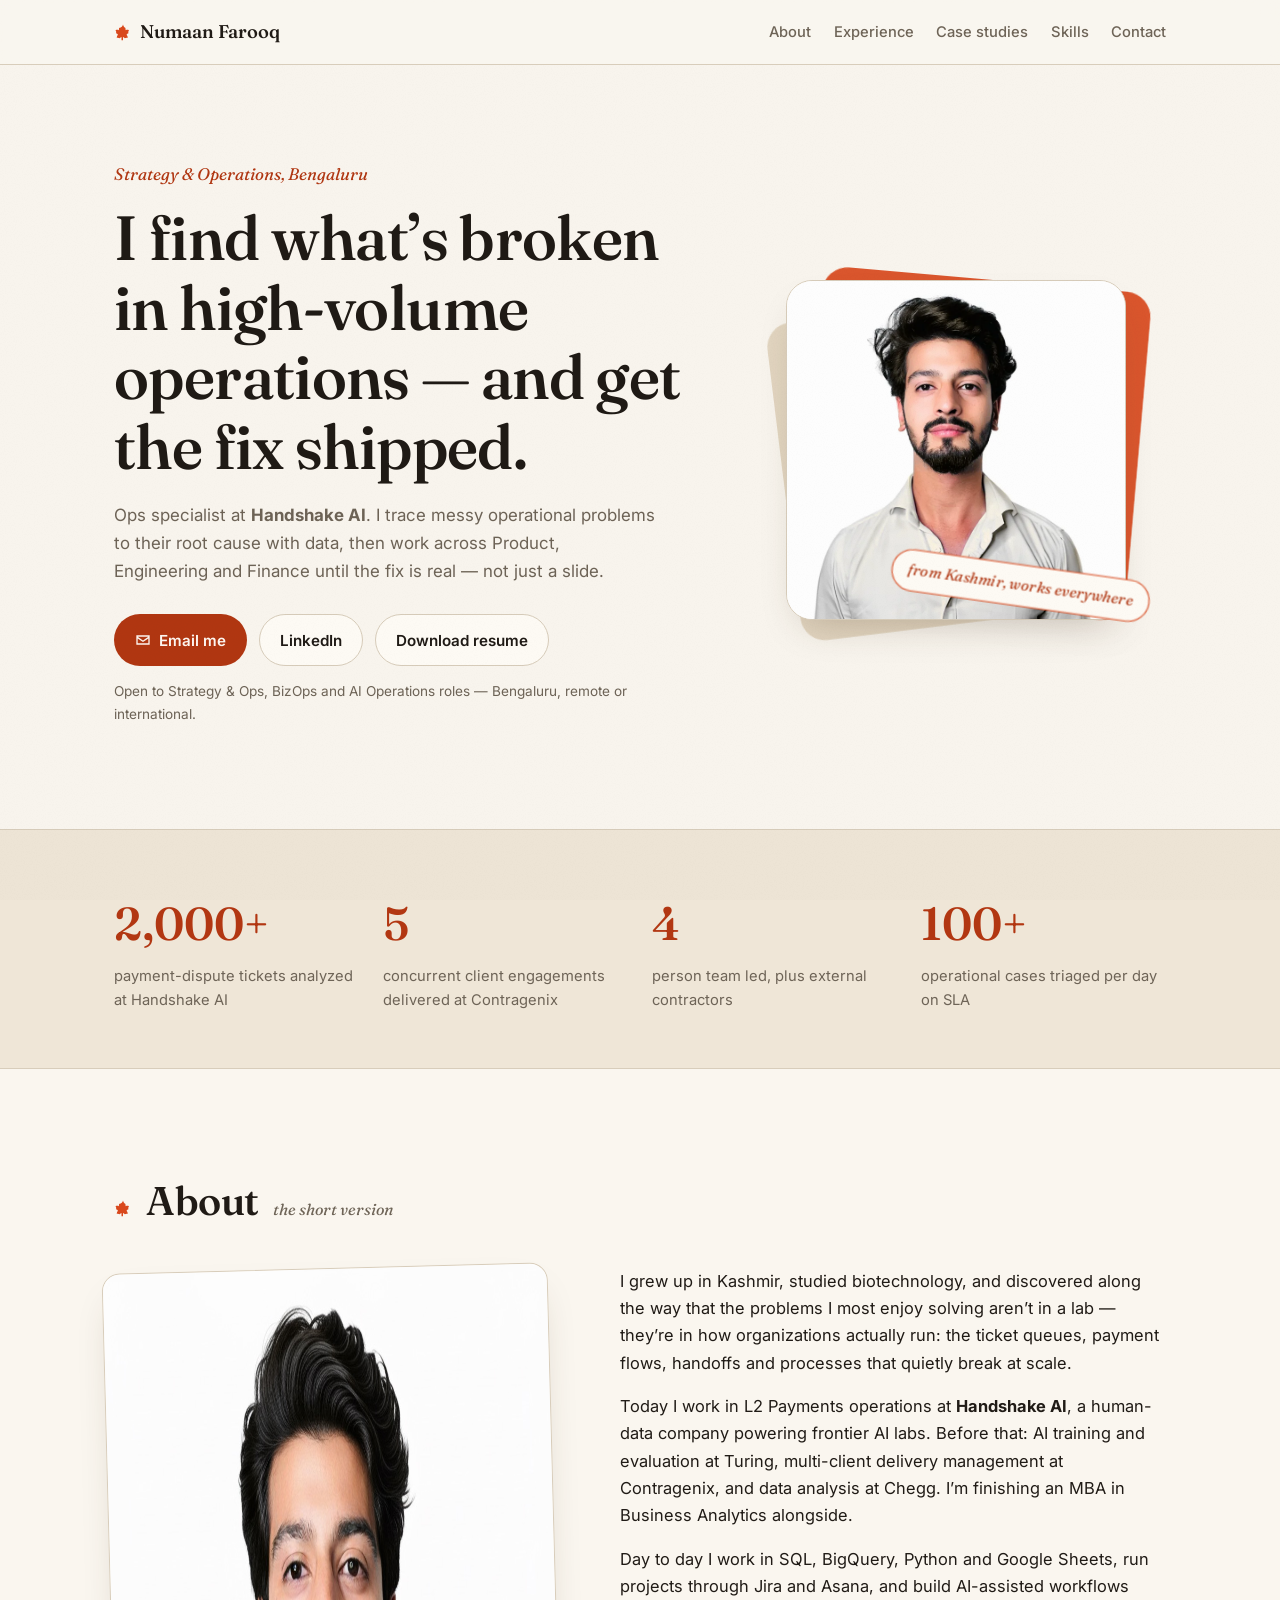
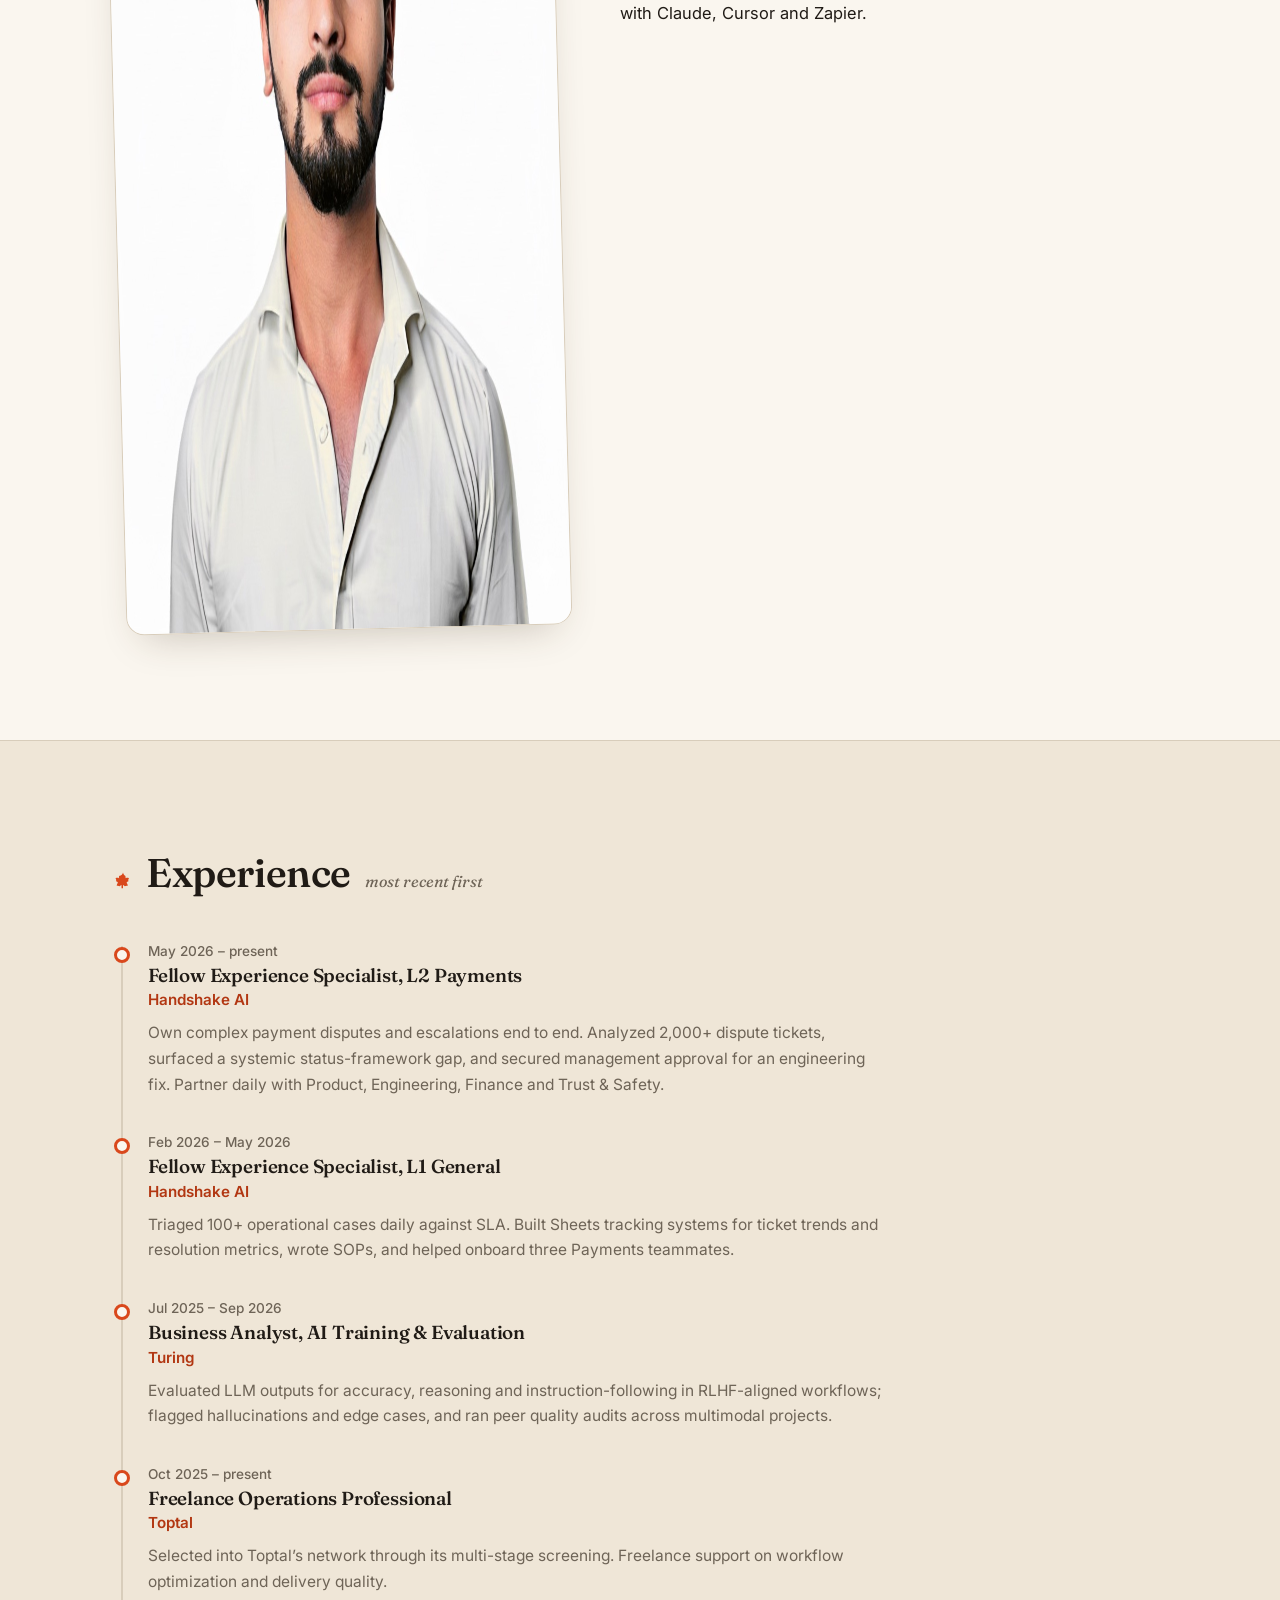
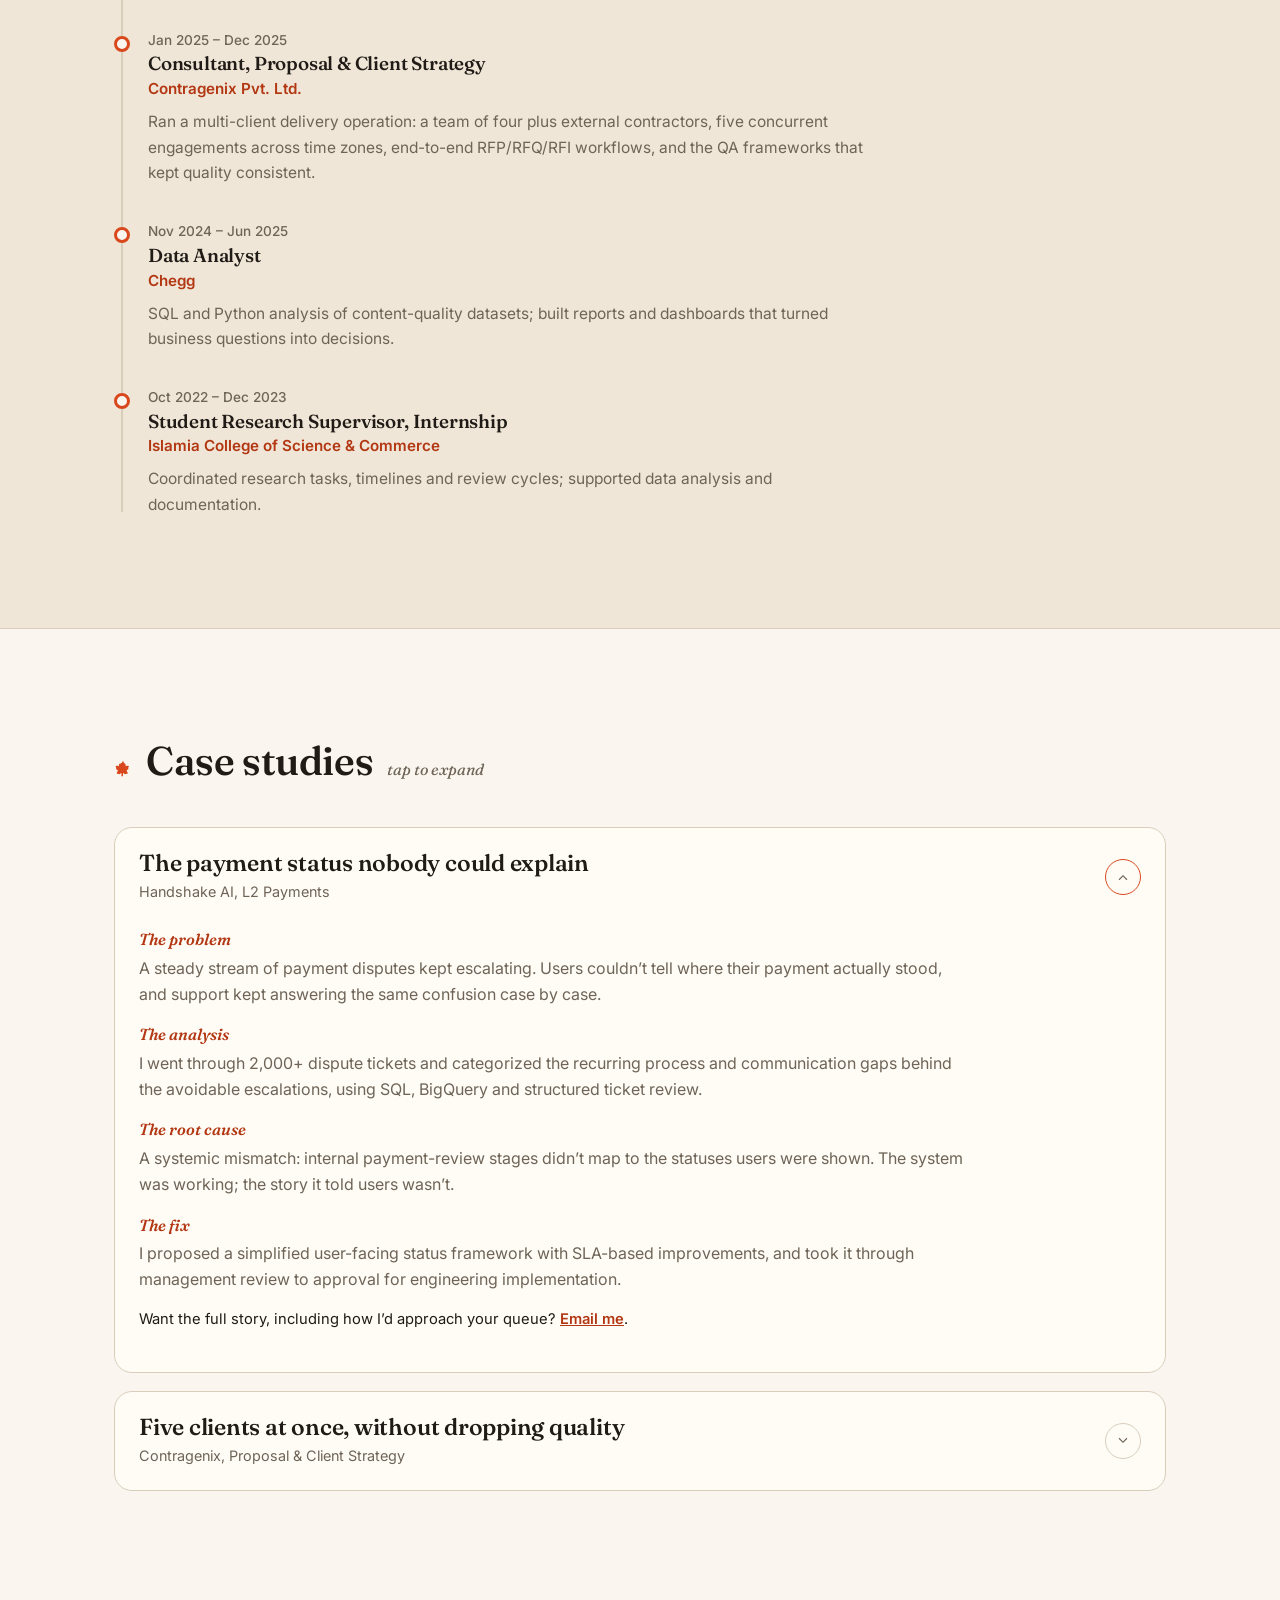
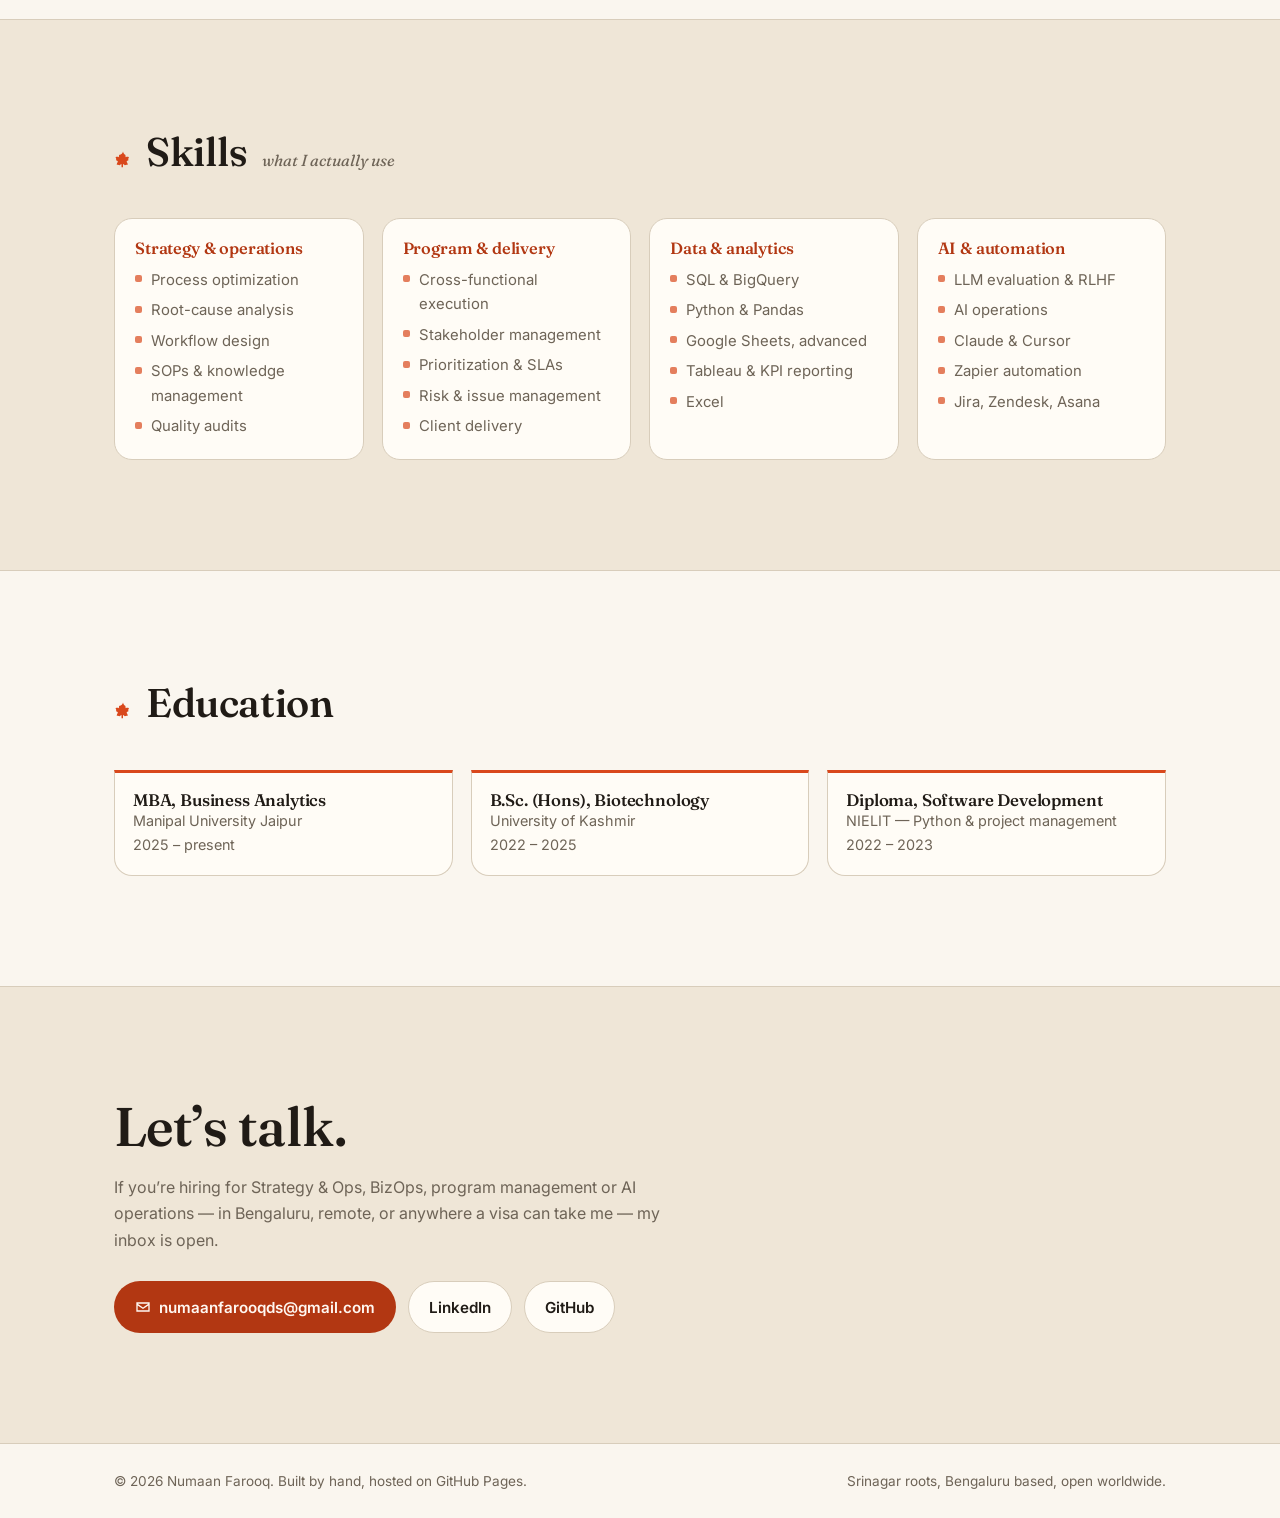
<file: index.html>
<!DOCTYPE html>
<html lang="en">
<head>
<meta charset="UTF-8">
<meta name="viewport" content="width=device-width, initial-scale=1, viewport-fit=cover">
<title>Numaan Farooq — Strategy &amp; Operations, Bengaluru</title>
<meta name="description" content="Strategy &amp; Operations professional at Handshake AI. I find what’s broken in high-volume operations, prove it with data, and get the fix shipped.">
<link rel="canonical" href="https://numaanfarooq.github.io/">
<meta property="og:type" content="website">
<meta property="og:title" content="Numaan Farooq — Strategy &amp; Operations">
<meta property="og:description" content="I find what’s broken in high-volume operations — and get the fix shipped. Currently at Handshake AI.">
<meta property="og:url" content="https://numaanfarooq.github.io/">
<meta property="og:image" content="https://numaanfarooq.github.io/assets/img/og.jpg">
<meta property="og:image:width" content="1200">
<meta property="og:image:height" content="630">
<meta name="twitter:card" content="summary_large_image">
<meta name="twitter:title" content="Numaan Farooq — Strategy &amp; Operations">
<meta name="twitter:description" content="I find what’s broken in high-volume operations — and get the fix shipped.">
<meta name="twitter:image" content="https://numaanfarooq.github.io/assets/img/og.jpg">
<link rel="icon" href="assets/img/favicon.svg" type="image/svg+xml">
<link rel="preconnect" href="https://fonts.googleapis.com">
<link rel="preconnect" href="https://fonts.gstatic.com" crossorigin>
<link href="https://fonts.googleapis.com/css2?family=Fraunces:ital,opsz,wght@0,9..144,420;0,9..144,560;1,9..144,420&family=Inter:wght@400;500;600&display=swap" rel="stylesheet">
<link rel="stylesheet" href="assets/css/style.css">
<script type="application/ld+json">
{
  "@context": "https://schema.org",
  "@type": "Person",
  "name": "Numaan Farooq",
  "url": "https://numaanfarooq.github.io/",
  "image": "https://numaanfarooq.github.io/assets/img/og.jpg",
  "jobTitle": "Fellow Experience Specialist, L2 Payments",
  "worksFor": {"@type": "Organization", "name": "Handshake AI"},
  "email": "mailto:numaanfarooqds@gmail.com",
  "address": {"@type": "PostalAddress", "addressLocality": "Bengaluru", "addressCountry": "IN"},
  "alumniOf": [
    {"@type": "CollegeOrUniversity", "name": "University of Kashmir"},
    {"@type": "CollegeOrUniversity", "name": "Manipal University Jaipur"}
  ],
  "knowsAbout": ["Strategy and Operations", "Business Operations", "AI Operations", "Program Management", "SQL", "BigQuery", "Python", "Root-cause analysis"],
  "sameAs": [
    "https://www.linkedin.com/in/numaan-farooq-b49389270/",
    "https://github.com/numaanfarooq"
  ]
}
</script>
</head>
<body>

<a class="skip" href="#top">Skip to content</a>
<header class="nav">
  <div class="wrap nav-in">
    <a class="brand" href="#top" aria-label="Numaan Farooq, back to top">
      <svg class="leaf" viewBox="0 0 24 24" aria-hidden="true"><path d="M12 2c.6 2.5 1.8 3.9 3.4 4.6-.4 1-.3 2 .4 2.9 1.2-.5 2.7-.5 4.2.2-1 1.5-1.2 2.9-.7 4.1-1.2.3-2.1 1-2.6 2 1 .9 1.6 2.2 1.7 3.9-1.7-.3-3-.1-4 .7-.7-1-1.5-1.6-2.4-1.8V23h-2v-4.4c-.9.2-1.7.8-2.4 1.8-1-.8-2.3-1-4-.7.1-1.7.7-3 1.7-3.9-.5-1-1.4-1.7-2.6-2 .5-1.2.3-2.6-.7-4.1 1.5-.7 3-.7 4.2-.2.7-.9.8-1.9.4-2.9C10.2 5.9 11.4 4.5 12 2z"/></svg>
      Numaan Farooq
    </a>
    <nav class="links" aria-label="Sections">
      <a href="#about">About</a>
      <a href="#experience">Experience</a>
      <a href="#work">Case studies</a>
      <a href="#skills">Skills</a>
      <a href="#contact">Contact</a>
    </nav>
  </div>
</header>

<main id="top">

  <!-- HERO -->
  <section class="hero">
    <div class="wrap hero-grid">
      <div>
        <p class="kicker">Strategy &amp; Operations, Bengaluru</p>
        <h1>I find what’s broken in high-volume operations — and get the fix shipped.</h1>
        <p class="sub">Ops specialist at <strong>Handshake AI</strong>. I trace messy operational problems to their root cause with data, then work across Product, Engineering and Finance until the fix is real — not just a slide.</p>
        <div class="cta-row">
          <a class="btn btn-primary" href="mailto:numaanfarooqds@gmail.com">
            <svg viewBox="0 0 24 24" aria-hidden="true"><path d="M2 5h20v14H2V5zm2 2v.3l8 5.3 8-5.3V7H4zm16 2.7-8 5.3-8-5.3V17h16V9.7z"/></svg>
            Email me
          </a>
          <a class="btn btn-ghost" href="https://www.linkedin.com/in/numaan-farooq-b49389270/" target="_blank" rel="noopener">LinkedIn</a>
          <a class="btn btn-ghost" href="assets/Numaan_Farooq_Resume.pdf" download>Download resume</a>
        </div>
        <p class="hero-note">Open to Strategy &amp; Ops, BizOps and AI Operations roles — Bengaluru, remote or international.</p>
      </div>
      <div class="stage" aria-hidden="false">
        <div class="stack" id="stack">
          <div class="card-l card-back"></div>
          <div class="card-l card-mid"></div>
          <div class="card-l card-photo"><img src="assets/img/hero.webp" alt="Portrait of Numaan Farooq" width="760" height="760"></div>
          <div class="stamp">from Kashmir, works everywhere</div>
        </div>
      </div>
    </div>
  </section>

  <!-- STATS -->
  <div class="stats" role="group" aria-label="Career numbers">
    <div class="wrap stats-grid">
      <div class="stat"><div class="n">2,000+</div><div class="l">payment-dispute tickets analyzed at Handshake AI</div></div>
      <div class="stat"><div class="n">5</div><div class="l">concurrent client engagements delivered at Contragenix</div></div>
      <div class="stat"><div class="n">4</div><div class="l">person team led, plus external contractors</div></div>
      <div class="stat"><div class="n">100+</div><div class="l">operational cases triaged per day on SLA</div></div>
    </div>
  </div>

  <!-- ABOUT -->
  <section id="about">
    <div class="wrap">
      <div class="sec-head">
        <svg class="leaf" viewBox="0 0 24 24" aria-hidden="true"><path d="M12 2c.6 2.5 1.8 3.9 3.4 4.6-.4 1-.3 2 .4 2.9 1.2-.5 2.7-.5 4.2.2-1 1.5-1.2 2.9-.7 4.1-1.2.3-2.1 1-2.6 2 1 .9 1.6 2.2 1.7 3.9-1.7-.3-3-.1-4 .7-.7-1-1.5-1.6-2.4-1.8V23h-2v-4.4c-.9.2-1.7.8-2.4 1.8-1-.8-2.3-1-4-.7.1-1.7.7-3 1.7-3.9-.5-1-1.4-1.7-2.6-2 .5-1.2.3-2.6-.7-4.1 1.5-.7 3-.7 4.2-.2.7-.9.8-1.9.4-2.9C10.2 5.9 11.4 4.5 12 2z"/></svg>
        <h2>About</h2>
        <span class="tag">the short version</span>
      </div>
      <div class="about-grid about">
        <div class="about-photo"><img src="assets/img/about.webp" loading="lazy" alt="Numaan at a café in Kashmir" width="720" height="960"></div>
        <div>
          <p>I grew up in Kashmir, studied biotechnology, and discovered along the way that the problems I most enjoy solving aren’t in a lab — they’re in how organizations actually run: the ticket queues, payment flows, handoffs and processes that quietly break at scale.</p>
          <p>Today I work in L2 Payments operations at <strong>Handshake AI</strong>, a human-data company powering frontier AI labs. Before that: AI training and evaluation at Turing, multi-client delivery management at Contragenix, and data analysis at Chegg. I’m finishing an MBA in Business Analytics alongside.</p>
          <p>Day to day I work in SQL, BigQuery, Python and Google Sheets, run projects through Jira and Asana, and build AI-assisted workflows with Claude, Cursor and Zapier.</p>
        </div>
      </div>
    </div>
  </section>

  <!-- EXPERIENCE -->
  <section id="experience" style="background:var(--sand); border-block:1px solid var(--line)">
    <div class="wrap">
      <div class="sec-head">
        <svg class="leaf" viewBox="0 0 24 24" aria-hidden="true"><path d="M12 2c.6 2.5 1.8 3.9 3.4 4.6-.4 1-.3 2 .4 2.9 1.2-.5 2.7-.5 4.2.2-1 1.5-1.2 2.9-.7 4.1-1.2.3-2.1 1-2.6 2 1 .9 1.6 2.2 1.7 3.9-1.7-.3-3-.1-4 .7-.7-1-1.5-1.6-2.4-1.8V23h-2v-4.4c-.9.2-1.7.8-2.4 1.8-1-.8-2.3-1-4-.7.1-1.7.7-3 1.7-3.9-.5-1-1.4-1.7-2.6-2 .5-1.2.3-2.6-.7-4.1 1.5-.7 3-.7 4.2-.2.7-.9.8-1.9.4-2.9C10.2 5.9 11.4 4.5 12 2z"/></svg>
        <h2>Experience</h2>
        <span class="tag">most recent first</span>
      </div>
      <ul class="tl">
        <li>
          <div class="when">May 2026 – present</div>
          <h3>Fellow Experience Specialist, L2 Payments</h3>
          <div class="org">Handshake AI</div>
          <p>Own complex payment disputes and escalations end to end. Analyzed 2,000+ dispute tickets, surfaced a systemic status-framework gap, and secured management approval for an engineering fix. Partner daily with Product, Engineering, Finance and Trust &amp; Safety.</p>
        </li>
        <li>
          <div class="when">Feb 2026 – May 2026</div>
          <h3>Fellow Experience Specialist, L1 General</h3>
          <div class="org">Handshake AI</div>
          <p>Triaged 100+ operational cases daily against SLA. Built Sheets tracking systems for ticket trends and resolution metrics, wrote SOPs, and helped onboard three Payments teammates.</p>
        </li>
        <li>
          <div class="when">Jul 2025 – Sep 2026</div>
          <h3>Business Analyst, AI Training &amp; Evaluation</h3>
          <div class="org">Turing</div>
          <p>Evaluated LLM outputs for accuracy, reasoning and instruction-following in RLHF-aligned workflows; flagged hallucinations and edge cases, and ran peer quality audits across multimodal projects.</p>
        </li>
        <li>
          <div class="when">Oct 2025 – present</div>
          <h3>Freelance Operations Professional</h3>
          <div class="org">Toptal</div>
          <p>Selected into Toptal’s network through its multi-stage screening. Freelance support on workflow optimization and delivery quality.</p>
        </li>
        <li>
          <div class="when">Jan 2025 – Dec 2025</div>
          <h3>Consultant, Proposal &amp; Client Strategy</h3>
          <div class="org">Contragenix Pvt. Ltd.</div>
          <p>Ran a multi-client delivery operation: a team of four plus external contractors, five concurrent engagements across time zones, end-to-end RFP/RFQ/RFI workflows, and the QA frameworks that kept quality consistent.</p>
        </li>
        <li>
          <div class="when">Nov 2024 – Jun 2025</div>
          <h3>Data Analyst</h3>
          <div class="org">Chegg</div>
          <p>SQL and Python analysis of content-quality datasets; built reports and dashboards that turned business questions into decisions.</p>
        </li>
        <li>
          <div class="when">Oct 2022 – Dec 2023</div>
          <h3>Student Research Supervisor, Internship</h3>
          <div class="org">Islamia College of Science &amp; Commerce</div>
          <p>Coordinated research tasks, timelines and review cycles; supported data analysis and documentation.</p>
        </li>
      </ul>
    </div>
  </section>

  <!-- CASE STUDIES -->
  <section id="work">
    <div class="wrap">
      <div class="sec-head">
        <svg class="leaf" viewBox="0 0 24 24" aria-hidden="true"><path d="M12 2c.6 2.5 1.8 3.9 3.4 4.6-.4 1-.3 2 .4 2.9 1.2-.5 2.7-.5 4.2.2-1 1.5-1.2 2.9-.7 4.1-1.2.3-2.1 1-2.6 2 1 .9 1.6 2.2 1.7 3.9-1.7-.3-3-.1-4 .7-.7-1-1.5-1.6-2.4-1.8V23h-2v-4.4c-.9.2-1.7.8-2.4 1.8-1-.8-2.3-1-4-.7.1-1.7.7-3 1.7-3.9-.5-1-1.4-1.7-2.6-2 .5-1.2.3-2.6-.7-4.1 1.5-.7 3-.7 4.2-.2.7-.9.8-1.9.4-2.9C10.2 5.9 11.4 4.5 12 2z"/></svg>
        <h2>Case studies</h2>
        <span class="tag">tap to expand</span>
      </div>

      <details class="case" open>
        <summary>
          <div>
            <h3>The payment status nobody could explain</h3>
            <div class="where">Handshake AI, L2 Payments</div>
          </div>
          <span class="chev"><svg viewBox="0 0 24 24" aria-hidden="true"><path d="M12 15.5 4.5 8l1.4-1.4L12 12.7l6.1-6.1L19.5 8z"/></svg></span>
        </summary>
        <div class="case-body">
          <div class="step"><b>The problem</b><p>A steady stream of payment disputes kept escalating. Users couldn’t tell where their payment actually stood, and support kept answering the same confusion case by case.</p></div>
          <div class="step"><b>The analysis</b><p>I went through 2,000+ dispute tickets and categorized the recurring process and communication gaps behind the avoidable escalations, using SQL, BigQuery and structured ticket review.</p></div>
          <div class="step"><b>The root cause</b><p>A systemic mismatch: internal payment-review stages didn’t map to the statuses users were shown. The system was working; the story it told users wasn’t.</p></div>
          <div class="step"><b>The fix</b><p>I proposed a simplified user-facing status framework with SLA-based improvements, and took it through management review to approval for engineering implementation.</p></div>
          <p class="case-cta">Want the full story, including how I’d approach your queue? <a href="mailto:numaanfarooqds@gmail.com">Email me</a>.</p>
        </div>
      </details>

      <details class="case">
        <summary>
          <div>
            <h3>Five clients at once, without dropping quality</h3>
            <div class="where">Contragenix, Proposal &amp; Client Strategy</div>
          </div>
          <span class="chev"><svg viewBox="0 0 24 24" aria-hidden="true"><path d="M12 15.5 4.5 8l1.4-1.4L12 12.7l6.1-6.1L19.5 8z"/></svg></span>
        </summary>
        <div class="case-body">
          <div class="step"><b>The setup</b><p>Five concurrent client engagements, each with different requirements, deadlines and stakeholders — delivered by a team of four full-time employees plus external contractors across time zones.</p></div>
          <div class="step"><b>What I owned</b><p>End-to-end execution: prioritization, resource allocation, workload distribution, deadline management, and final accountability for every deliverable that went out the door.</p></div>
          <div class="step"><b>How it held together</b><p>Tracking workflows in Jira, Trello, Asana and Pipedrive, plus a QA framework that checked deliverables for accuracy, compliance and alignment with each client’s requirements before submission.</p></div>
          <div class="step"><b>What it proves</b><p>That I can run a small delivery operation — people, priorities, quality and deadlines — not just complete tasks inside one.</p></div>
          <p class="case-cta">Curious how this maps to a program-management role? <a href="mailto:numaanfarooqds@gmail.com">Email me</a>.</p>
        </div>
      </details>
    </div>
  </section>

  <!-- SKILLS -->
  <section id="skills" style="background:var(--sand); border-block:1px solid var(--line)">
    <div class="wrap">
      <div class="sec-head">
        <svg class="leaf" viewBox="0 0 24 24" aria-hidden="true"><path d="M12 2c.6 2.5 1.8 3.9 3.4 4.6-.4 1-.3 2 .4 2.9 1.2-.5 2.7-.5 4.2.2-1 1.5-1.2 2.9-.7 4.1-1.2.3-2.1 1-2.6 2 1 .9 1.6 2.2 1.7 3.9-1.7-.3-3-.1-4 .7-.7-1-1.5-1.6-2.4-1.8V23h-2v-4.4c-.9.2-1.7.8-2.4 1.8-1-.8-2.3-1-4-.7.1-1.7.7-3 1.7-3.9-.5-1-1.4-1.7-2.6-2 .5-1.2.3-2.6-.7-4.1 1.5-.7 3-.7 4.2-.2.7-.9.8-1.9.4-2.9C10.2 5.9 11.4 4.5 12 2z"/></svg>
        <h2>Skills</h2>
        <span class="tag">what I actually use</span>
      </div>
      <div class="skills-grid">
        <div class="skill-col">
          <h3>Strategy &amp; operations</h3>
          <ul><li>Process optimization</li><li>Root-cause analysis</li><li>Workflow design</li><li>SOPs &amp; knowledge management</li><li>Quality audits</li></ul>
        </div>
        <div class="skill-col">
          <h3>Program &amp; delivery</h3>
          <ul><li>Cross-functional execution</li><li>Stakeholder management</li><li>Prioritization &amp; SLAs</li><li>Risk &amp; issue management</li><li>Client delivery</li></ul>
        </div>
        <div class="skill-col">
          <h3>Data &amp; analytics</h3>
          <ul><li>SQL &amp; BigQuery</li><li>Python &amp; Pandas</li><li>Google Sheets, advanced</li><li>Tableau &amp; KPI reporting</li><li>Excel</li></ul>
        </div>
        <div class="skill-col">
          <h3>AI &amp; automation</h3>
          <ul><li>LLM evaluation &amp; RLHF</li><li>AI operations</li><li>Claude &amp; Cursor</li><li>Zapier automation</li><li>Jira, Zendesk, Asana</li></ul>
        </div>
      </div>
    </div>
  </section>

  <!-- EDUCATION -->
  <section id="education">
    <div class="wrap">
      <div class="sec-head">
        <svg class="leaf" viewBox="0 0 24 24" aria-hidden="true"><path d="M12 2c.6 2.5 1.8 3.9 3.4 4.6-.4 1-.3 2 .4 2.9 1.2-.5 2.7-.5 4.2.2-1 1.5-1.2 2.9-.7 4.1-1.2.3-2.1 1-2.6 2 1 .9 1.6 2.2 1.7 3.9-1.7-.3-3-.1-4 .7-.7-1-1.5-1.6-2.4-1.8V23h-2v-4.4c-.9.2-1.7.8-2.4 1.8-1-.8-2.3-1-4-.7.1-1.7.7-3 1.7-3.9-.5-1-1.4-1.7-2.6-2 .5-1.2.3-2.6-.7-4.1 1.5-.7 3-.7 4.2-.2.7-.9.8-1.9.4-2.9C10.2 5.9 11.4 4.5 12 2z"/></svg>
        <h2>Education</h2>
      </div>
      <div class="edu-grid">
        <div class="edu">
          <h3>MBA, Business Analytics</h3>
          <div class="where">Manipal University Jaipur</div>
          <div class="when">2025 – present</div>
        </div>
        <div class="edu">
          <h3>B.Sc. (Hons), Biotechnology</h3>
          <div class="where">University of Kashmir</div>
          <div class="when">2022 – 2025</div>
        </div>
        <div class="edu">
          <h3>Diploma, Software Development</h3>
          <div class="where">NIELIT — Python &amp; project management</div>
          <div class="when">2022 – 2023</div>
        </div>
      </div>
    </div>
  </section>

  <!-- CONTACT -->
  <section id="contact" class="contact">
    <div class="wrap">
      <h2 class="serif">Let’s talk.</h2>
      <p class="sub">If you’re hiring for Strategy &amp; Ops, BizOps, program management or AI operations — in Bengaluru, remote, or anywhere a visa can take me — my inbox is open.</p>
      <div class="cta-row">
        <a class="btn btn-primary" href="mailto:numaanfarooqds@gmail.com">
          <svg viewBox="0 0 24 24" aria-hidden="true"><path d="M2 5h20v14H2V5zm2 2v.3l8 5.3 8-5.3V7H4zm16 2.7-8 5.3-8-5.3V17h16V9.7z"/></svg>
          numaanfarooqds@gmail.com
        </a>
        <a class="btn btn-ghost" href="https://www.linkedin.com/in/numaan-farooq-b49389270/" target="_blank" rel="noopener">LinkedIn</a>
        <a class="btn btn-ghost" href="https://github.com/numaanfarooq" target="_blank" rel="noopener">GitHub</a>
      </div>
    </div>
  </section>

  <footer>
    <div class="wrap" style="display:flex; justify-content:space-between; flex-wrap:wrap; gap:10px; width:100%">
      <span>© 2026 Numaan Farooq. Built by hand, hosted on GitHub Pages.</span>
      <span>Srinagar roots, Bengaluru based, open worldwide.</span>
    </div>
  </footer>
</main>


<script src="assets/js/main.js" defer></script>
</body>
</html>
</file>
<file: assets/css/style.css>
/* ———— Design tokens: edit this block to rebrand ———— */
:root{
  --paper:#FAF6EF;
  --ink:#201B16;
  --ink-soft:#6E6457;
  --sand:#EFE6D7;
  --sand-deep:#E4D7C2;
  --chinar:#D9481C;
  --chinar-ink:#B23712;
  --cta-bg:#B23712;
  --cta-fg:#FFF8F2;
  --line:#D8CDBB;
  --card:#FFFCF6;
  --shadow:0 18px 40px -18px rgba(66,45,24,.28);
  --radius:18px;
  --w:1100px;
  color-scheme:light;
  box-sizing:border-box;
  padding-top:env(safe-area-inset-top,0px);
  padding-bottom:env(safe-area-inset-bottom,0px);
}
@media (prefers-color-scheme:dark){
  :root:not([data-theme="light"]){
    --paper:#191411;
    --ink:#F2EBE1;
    --ink-soft:#A79A89;
    --sand:#231C16;
    --sand-deep:#2C231B;
    --chinar:#F0582A;
    --chinar-ink:#F57048;
    --cta-bg:#F0582A;
    --cta-fg:#191411;
    --line:#3A2F25;
    --card:#201A14;
    --shadow:0 18px 40px -16px rgba(0,0,0,.6);
    color-scheme:dark;
  }
}
:root[data-theme="dark"]{
  --paper:#191411; --ink:#F2EBE1; --ink-soft:#A79A89; --sand:#231C16; --sand-deep:#2C231B;
  --chinar:#F0582A; --chinar-ink:#F57048; --cta-bg:#F0582A; --cta-fg:#191411; --line:#3A2F25; --card:#201A14;
  --shadow:0 18px 40px -16px rgba(0,0,0,.6); color-scheme:dark;
}
html{scroll-behavior:smooth; scroll-padding-top:calc(76px + env(safe-area-inset-top,0px));}
*,*::before,*::after{box-sizing:inherit}
html,body{height:100%}
body{
  margin:0; background:var(--paper); color:var(--ink);
  font:400 16px/1.65 "Inter",system-ui,sans-serif;
  -webkit-font-smoothing:antialiased;
}
/* grain */
body::after{
  content:""; position:fixed; inset:0; pointer-events:none; z-index:3; opacity:.5;
  background-image:url("data:image/svg+xml,%3Csvg xmlns='http://www.w3.org/2000/svg' width='120' height='120'%3E%3Cfilter id='n'%3E%3CfeTurbulence type='fractalNoise' baseFrequency='0.9' numOctaves='2'/%3E%3CfeColorMatrix values='0 0 0 0 0 0 0 0 0 0 0 0 0 0 0 0 0 0 0.04 0'/%3E%3C/filter%3E%3Crect width='120' height='120' filter='url(%23n)'/%3E%3C/svg%3E");
}
/* safe-area paint behind translucent status bar */
body::before{content:""; position:fixed; inset:0 0 auto; height:env(safe-area-inset-top,0px); background:var(--paper); z-index:10}

h1,h2,h3,.serif{font-family:"Fraunces",Georgia,serif; font-weight:560; letter-spacing:-.01em; line-height:1.12; margin:0}
p{margin:0 0 1em}
a{color:inherit}
img{max-width:100%; display:block}
.wrap{max-width:var(--w); margin:0 auto; padding:0 24px}
section{padding:clamp(64px,9vw,110px) 0}

/* ———— Nav ———— */
header.nav{
  position:sticky; top:env(safe-area-inset-top,0px); z-index:9;
  background:color-mix(in srgb, var(--paper) 86%, transparent);
  backdrop-filter:blur(10px); -webkit-backdrop-filter:blur(10px);
  border-bottom:1px solid var(--line);
}
.nav-in{display:flex; align-items:center; justify-content:space-between; height:64px}
.brand{font-family:"Fraunces",serif; font-weight:560; font-size:1.15rem; text-decoration:none; display:flex; align-items:center; gap:.5rem}
.leaf{width:18px; height:18px; fill:var(--chinar); flex:none}
nav.links{display:flex; gap:1.4rem}
nav.links a{font-size:.92rem; font-weight:500; color:var(--ink-soft); text-decoration:none; position:relative}
nav.links a::after{content:""; position:absolute; left:0; right:100%; bottom:-4px; height:2px; background:var(--chinar); transition:right .25s ease}
nav.links a:hover::after, nav.links a:focus-visible::after{right:0}
nav.links a:hover,nav.links a:focus-visible{color:var(--ink)}
@media(max-width:760px){ nav.links{display:none} }

/* ———— Hero ———— */
.hero{padding:clamp(56px,8vw,96px) 0 clamp(56px,8vw,90px); overflow:hidden}
.hero-grid{display:grid; grid-template-columns:1.15fr .85fr; gap:clamp(28px,5vw,64px); align-items:center}
.kicker{font-family:"Fraunces",serif; font-style:italic; font-weight:420; color:var(--chinar-ink); font-size:1.05rem; margin-bottom:14px}
.hero h1{font-size:clamp(2.2rem,5.2vw,3.9rem)}
.hero .sub{margin:20px 0 28px; max-width:34rem; color:var(--ink-soft); font-size:1.06rem}
.cta-row{display:flex; flex-wrap:wrap; gap:12px}
.btn{
  display:inline-flex; align-items:center; gap:.5rem;
  padding:.78rem 1.25rem; border-radius:999px; font-weight:600; font-size:.95rem;
  text-decoration:none; border:1.5px solid transparent; cursor:pointer;
  transition:transform .15s ease, box-shadow .15s ease, background .15s ease;
}
.btn:active{transform:scale(.97)}
.btn-primary{background:var(--cta-bg); color:var(--cta-fg)}
.btn-primary:hover{box-shadow:0 10px 24px -10px var(--cta-bg)}
.btn-ghost{border-color:var(--line); color:var(--ink); background:var(--card)}
.btn-ghost:hover{border-color:var(--chinar); color:var(--chinar-ink)}
.btn svg{width:16px; height:16px; fill:currentColor; flex:none}
.hero-note{margin-top:14px; font-size:.85rem; color:var(--ink-soft)}

/* floating card stack — the signature moment */
.stage{perspective:1100px; display:grid; place-items:center}
.stack{position:relative; width:min(340px,78vw); aspect-ratio:1; transform-style:preserve-3d; transition:transform .2s ease}
.stack .card-l{position:absolute; inset:0; border-radius:26px}
.card-back{background:var(--sand-deep); transform:translateZ(-70px) rotate(-7deg) translate(-16px,14px)}
.card-mid{background:var(--chinar); opacity:.92; transform:translateZ(-35px) rotate(5deg) translate(18px,-8px)}
.card-photo{
  background:var(--card); box-shadow:var(--shadow); overflow:hidden;
  display:grid; align-items:end; border:1px solid var(--line);
}
.card-photo img{width:100%; height:100%; object-fit:cover; object-position:top}
.stamp{
  position:absolute; right:-14px; bottom:22px; transform:translateZ(60px) rotate(8deg);
  background:var(--card); border:1.5px solid var(--chinar); color:var(--chinar-ink);
  font-family:"Fraunces",serif; font-style:italic; padding:.45rem .9rem; border-radius:999px;
  font-size:.9rem; box-shadow:var(--shadow);
}

/* entrance: content visible by default, enhanced only when JS adds .anim */
.anim .hero h1,.anim .hero .kicker,.anim .hero .sub,.anim .cta-row,.anim .hero-note{animation:rise .6s ease both}
.anim .hero .sub{animation-delay:.08s}.anim .cta-row{animation-delay:.16s}.anim .hero-note{animation-delay:.22s}
.anim .stage{animation:rise .7s .1s ease both}
@keyframes rise{from{opacity:0; transform:translateY(14px)}to{opacity:1; transform:none}}

/* ———— Stats band ———— */
.stats{background:var(--sand); border-block:1px solid var(--line); padding:clamp(36px,5vw,56px) 0}
.stats-grid{display:grid; grid-template-columns:repeat(4,1fr); gap:24px}
.stat .n{font-family:"Fraunces",serif; font-weight:560; font-size:clamp(1.9rem,3.6vw,2.9rem); color:var(--chinar-ink)}
.stat .l{color:var(--ink-soft); font-size:.92rem; margin-top:2px}
@media(max-width:760px){.stats-grid{grid-template-columns:repeat(2,1fr)}}

/* ———— Section headings ———— */
.sec-head{display:flex; align-items:baseline; gap:14px; margin-bottom:clamp(26px,4vw,44px)}
.sec-head .leaf{transform:translateY(2px)}
.sec-head h2{font-size:clamp(1.7rem,3.4vw,2.5rem)}
.sec-head .tag{font-family:"Fraunces",serif; font-style:italic; font-weight:420; color:var(--ink-soft)}

/* ———— About ———— */
.about-grid{display:grid; grid-template-columns:.9fr 1.1fr; gap:clamp(28px,5vw,60px); align-items:start}
.about-photo{border-radius:var(--radius); overflow:hidden; box-shadow:var(--shadow); border:1px solid var(--line); rotate:-1.5deg}
.about p{font-size:1.03rem}
.about .pull{font-family:"Fraunces",serif; font-style:italic; font-size:1.25rem; color:var(--chinar-ink); border-left:3px solid var(--chinar); padding-left:16px; margin:1.2em 0}
@media(max-width:820px){.about-grid{grid-template-columns:1fr}.about-photo{max-width:420px}}

/* ———— Experience timeline ———— */
.tl{list-style:none; margin:0; padding:0; position:relative}
.tl::before{content:""; position:absolute; left:7px; top:6px; bottom:6px; width:2px; background:var(--line)}
.tl li{position:relative; padding:0 0 34px 34px}
.tl li:last-child{padding-bottom:0}
.tl li::before{content:""; position:absolute; left:0; top:7px; width:16px; height:16px; border-radius:50%; background:var(--paper); border:3px solid var(--chinar)}
.tl .when{font-size:.85rem; color:var(--ink-soft); font-weight:500}
.tl h3{font-size:1.18rem; margin:.15rem 0 .1rem}
.tl .org{color:var(--chinar-ink); font-weight:600; font-size:.95rem}
.tl p{color:var(--ink-soft); margin:.5rem 0 0; max-width:46rem; font-size:.97rem}

/* ———— Case studies ———— */
.case{border:1px solid var(--line); border-radius:var(--radius); background:var(--card); margin-bottom:18px; overflow:hidden}
.case summary{
  list-style:none; cursor:pointer; padding:22px 24px; display:flex; gap:16px; align-items:center; justify-content:space-between;
}
.case summary::-webkit-details-marker{display:none}
.case summary h3{font-size:clamp(1.15rem,2.2vw,1.45rem)}
.case summary .where{color:var(--ink-soft); font-size:.9rem; margin-top:4px}
.case .chev{flex:none; width:34px; height:34px; border-radius:50%; border:1.5px solid var(--line); display:grid; place-items:center; transition:transform .25s ease, border-color .2s}
.case .chev svg{width:14px; height:14px; fill:var(--ink-soft)}
.case[open] .chev{transform:rotate(180deg); border-color:var(--chinar)}
.case-body{padding:0 24px 26px; display:grid; gap:14px; max-width:52rem}
.case-body .step b{color:var(--chinar-ink); font-family:"Fraunces",serif; font-style:italic; font-weight:560; display:block; margin-bottom:2px}
.case-body .step p{margin:0; color:var(--ink-soft)}
.case-cta{font-size:.92rem}
.case-cta a{color:var(--chinar-ink); font-weight:600}

/* ———— Skills ———— */
.skills-grid{display:grid; grid-template-columns:repeat(4,1fr); gap:18px}
.skill-col{background:var(--card); border:1px solid var(--line); border-radius:var(--radius); padding:20px}
.skill-col h3{font-size:1.02rem; margin-bottom:10px; color:var(--chinar-ink)}
.skill-col ul{margin:0; padding:0; list-style:none; color:var(--ink-soft); font-size:.93rem; display:grid; gap:6px}
.skill-col li{padding-left:16px; position:relative}
.skill-col li::before{content:""; position:absolute; left:0; top:.52em; width:7px; height:7px; border-radius:2px; background:var(--chinar); opacity:.7}
@media(max-width:900px){.skills-grid{grid-template-columns:repeat(2,1fr)}}
@media(max-width:520px){.skills-grid{grid-template-columns:1fr}}

/* ———— Education ———— */
.edu-grid{display:grid; grid-template-columns:repeat(3,1fr); gap:18px}
.edu{border-top:3px solid var(--chinar); background:var(--card); border-radius:0 0 var(--radius) var(--radius); padding:18px; border-inline:1px solid var(--line); border-bottom:1px solid var(--line)}
.edu h3{font-size:1.05rem}
.edu .where,.edu .when{color:var(--ink-soft); font-size:.9rem}
@media(max-width:820px){.edu-grid{grid-template-columns:1fr}}

/* ———— Contact ———— */
.contact{background:var(--sand); border-top:1px solid var(--line)}
.contact h2{font-size:clamp(2.2rem,5vw,3.4rem)}
.contact .sub{color:var(--ink-soft); max-width:36rem; margin:16px 0 28px}
footer{padding:26px 0 calc(26px + env(safe-area-inset-bottom,0px)); color:var(--ink-soft); font-size:.85rem; display:flex; justify-content:space-between; gap:12px; flex-wrap:wrap; border-top:1px solid var(--line)}


:focus-visible{outline:2.5px solid var(--chinar); outline-offset:3px; border-radius:4px}
@media(max-width:820px){
  .hero-grid{grid-template-columns:1fr}
  .stage{order:-1; margin-bottom:8px}
}
@media (prefers-reduced-motion:reduce){
  *{animation:none !important; transition:none !important}
  html{scroll-behavior:auto}
}

/* skip link */
.skip{position:absolute; left:-9999px; top:0; background:var(--cta-bg); color:var(--cta-fg); padding:.6rem 1rem; border-radius:0 0 10px 0; z-index:30; font-weight:600; text-decoration:none}
.skip:focus{left:0}
</file>
